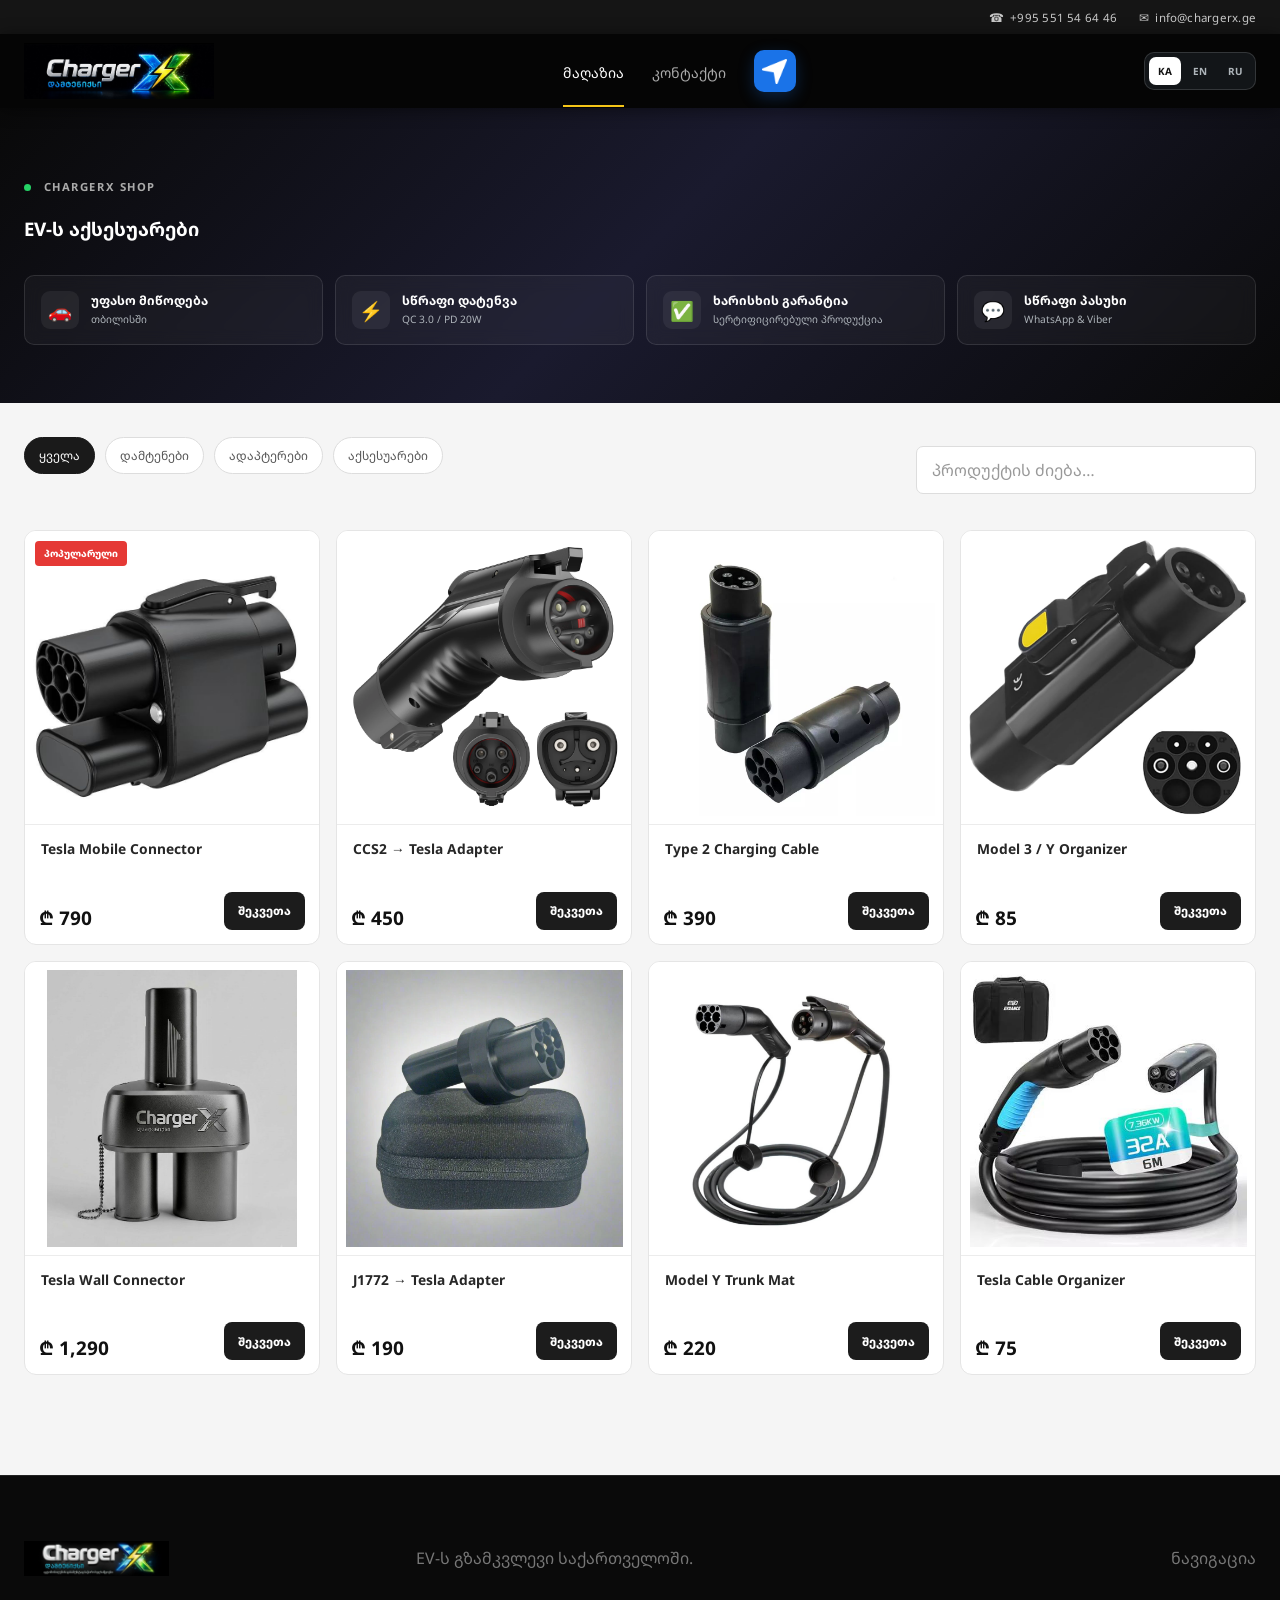
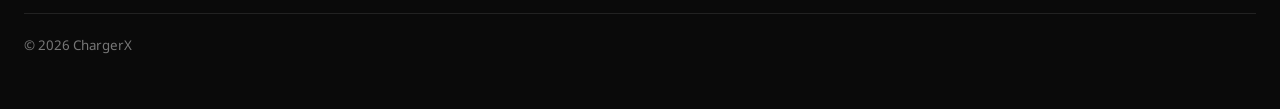
<file: index.html>
<!doctype html>
<html lang="ka">
<head>
  <meta charset="utf-8">
  <meta name="viewport" content="width=device-width,initial-scale=1">
  <meta name="theme-color" content="#0b0d0f">
  <meta name="description" content="Tesla-ს დამტენები, ადაპტერები და აქსესუარები საქართველოში.">
  <title>მაღაზია — ChargerX</title>
  <link rel="icon" type="image/jpeg" href="/fav.jpg">
  <link rel="stylesheet" href="/assets/fonts.css?v=1"><link rel="stylesheet" href="/assets/site.css?v=2">
  <link rel="stylesheet" href="/assets/store.css">
  <link rel="stylesheet" href="/assets/legacy-theme.css?v=18">
  <script defer src="/assets/supabase-config.js"></script><script defer src="/assets/header.js?v=1"></script><script defer src="/assets/site.js?v=7"></script>
  <script defer src="/assets/products.js"></script>
  <script defer src="/assets/storefront.js?v=4"></script>
</head>
<body>
  <div data-site-header></div>
  <main class="shell">
    <section class="page-hero">
      <p class="eyebrow"><i></i> ChargerX shop</p>
      <h3>EV-ს აქსესუარები</h3>

      <!-- FEATURES -->
      <div class="features">
        <div class="feature">
          <div class="feature-icon">🚗</div>
          <div class="feature-text"><strong data-ka="უფასო მიწოდება" data-en="Free Delivery" data-ru="Бесплатная доставка">უფასო მიწოდება</strong><span data-ka="თბილისში" data-en="In Tbilisi" data-ru="В Тбилиси">თბილისში</span></div>
        </div>
        <div class="feature">
          <div class="feature-icon">⚡</div>
          <div class="feature-text"><strong data-ka="სწრაფი დატენვა" data-en="Fast Charging" data-ru="Быстрая зарядка">სწრაფი დატენვა</strong><span data-ka="QC 3.0 / PD 20W" data-en="QC 3.0 / PD 20W" data-ru="QC 3.0 / PD 20W">QC 3.0 / PD 20W</span></div>
        </div>
        <div class="feature">
          <div class="feature-icon">✅</div>
          <div class="feature-text"><strong data-ka="ხარისხის გარანტია" data-en="Quality Guarantee" data-ru="Гарантия качества">ხარისხის გარანტია</strong><span data-ka="სერტიფიცირებული პროდუქცია" data-en="Certified products" data-ru="Сертифицированная продукция">სერტიფიცირებული პროდუქცია</span></div>
        </div>
        <div class="feature">
          <div class="feature-icon">💬</div>
          <div class="feature-text"><strong data-ka="სწრაფი პასუხი" data-en="Quick Response" data-ru="Быстрый ответ">სწრაფი პასუხი</strong><span data-ka="WhatsApp &amp; Viber" data-en="WhatsApp &amp; Viber" data-ru="WhatsApp &amp; Viber">WhatsApp &amp; Viber</span></div>
        </div>
      </div>    </section>
    <div class="shop-toolbar">
      <div class="filters">
        <button class="filter active" data-filter="all">ყველა</button>
        <button class="filter" data-filter="charger">დამტენები</button>
        <button class="filter" data-filter="adapter">ადაპტერები</button>
        <button class="filter" data-filter="accessory">აქსესუარები</button>
      </div>
      <input class="search-input" data-product-search type="search" placeholder="პროდუქტის ძიება…" aria-label="პროდუქტის ძიება">
    </div>
    <section class="product-grid section" data-product-grid style="padding-top:0"></section>
  </main>
  <footer class="site-footer"><div class="shell">
    <a class="brand" href="/"><img class="brand-logo" src="/logo.png" alt="ChargerX"></a>
    <p>EV-ს გზამკვლევი საქართველოში.</p>
    <nav><!-- <a href="/chargers/">დამტენები</a> --><a href="/map/">ნავიგაცია</a><!-- <a href="/contact/">კონტაქტი</a> --></nav>
    <small>© 2026 ChargerX</small>
  </div></footer>
</body>
</html>
</file>
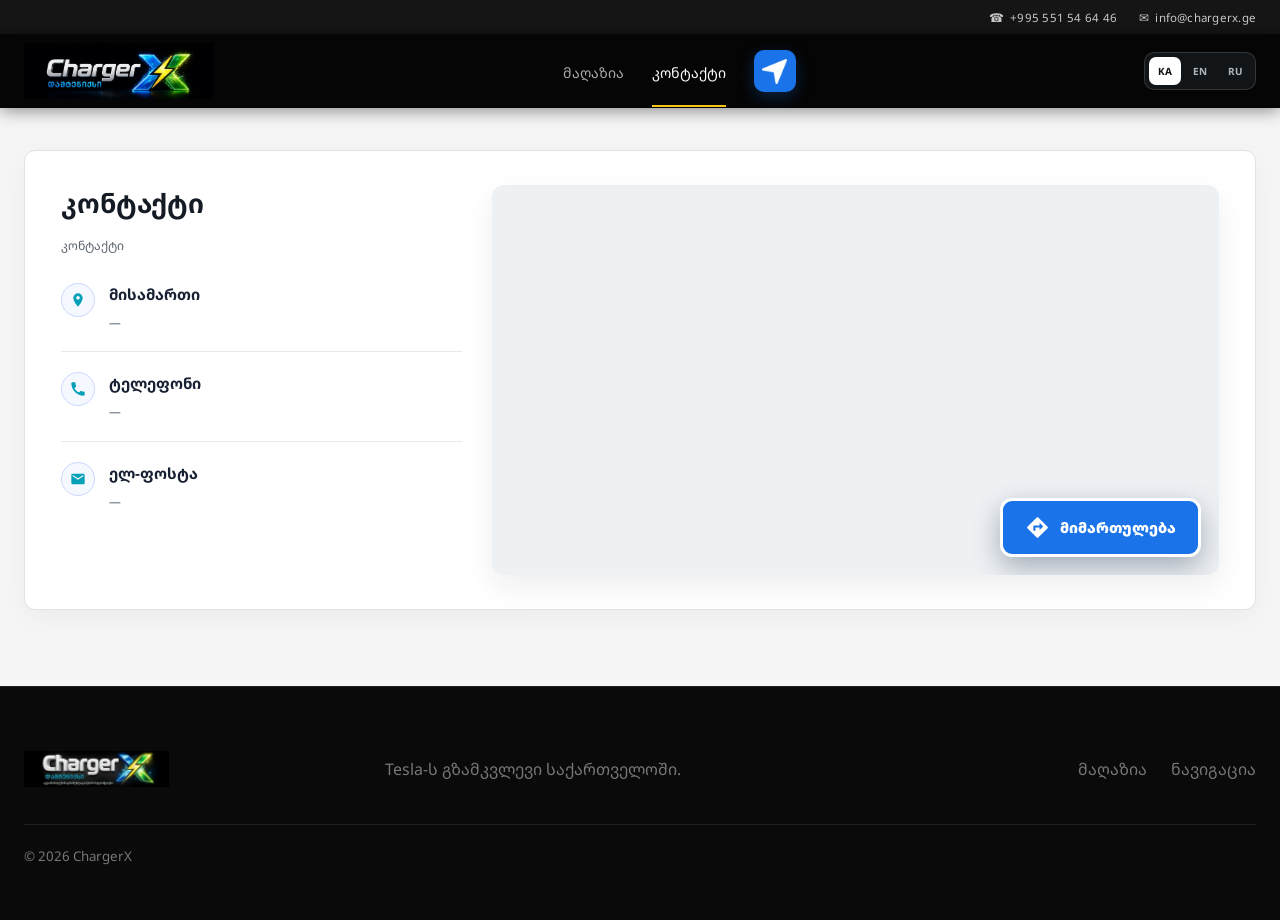
<file: contact/index.html>
<!doctype html><html lang="ka"><head><meta charset="utf-8"><meta name="viewport" content="width=device-width,initial-scale=1"><title>კონტაქტი — ChargerX</title><link rel="icon" type="image/jpeg" href="/fav.jpg">
  <link rel="stylesheet" href="/assets/fonts.css?v=1"><link rel="stylesheet" href="/assets/site.css?v=2">
  <link rel="stylesheet" href="/assets/legacy-theme.css?v=18"><script defer src="/assets/supabase-config.js"></script><script defer src="/assets/header.js?v=1"></script><script defer src="/assets/site.js?v=7"></script><script defer src="/assets/contact.js?v=4"></script></head><body><div data-site-header></div><main class="shell contact-page-main">
  <section class="contact-panel">
    <div class="contact-details">
      <h1 data-ka="კონტაქტი" data-en="Contact" data-ru="Контакты">კონტაქტი</h1>
      <p data-ka="კონტაქტი" data-en="Contact information" data-ru="Контактная информация">კონტაქტი</p>
      <div class="contact-info-list">
        <a class="contact-info-row contact-address-row" data-contact-address-link href="#" target="_blank" rel="noopener">
          <span class="contact-info-icon" aria-hidden="true"><svg viewBox="0 0 24 24"><path d="M12 2a7 7 0 0 0-7 7c0 5.2 7 13 7 13s7-7.8 7-13a7 7 0 0 0-7-7Zm0 9.5A2.5 2.5 0 1 1 12 6a2.5 2.5 0 0 1 0 5.5Z"/></svg></span>
          <span><strong data-ka="მისამართი" data-en="Address" data-ru="Адрес">მისამართი</strong><small data-contact-address>—</small></span>
        </a>
        <a class="contact-info-row" data-contact-phone href="#">
          <span class="contact-info-icon" aria-hidden="true"><svg viewBox="0 0 24 24"><path d="M6.6 10.8a15.7 15.7 0 0 0 6.6 6.6l2.2-2.2c.3-.3.8-.4 1.2-.2 1.3.5 2.7.8 4.1.8.7 0 1.3.6 1.3 1.3v3.6c0 .7-.6 1.3-1.3 1.3C10.4 22 2 13.6 2 3.3 2 2.6 2.6 2 3.3 2H7c.7 0 1.3.6 1.3 1.3 0 1.4.3 2.8.8 4.1.1.4.1.9-.2 1.2l-2.3 2.2Z"/></svg></span>
          <span><strong data-ka="ტელეფონი" data-en="Phone" data-ru="Телефон">ტელეფონი</strong><small data-contact-phone-text>—</small></span>
        </a>
        <a class="contact-info-row" data-contact-email href="#">
          <span class="contact-info-icon" aria-hidden="true"><svg viewBox="0 0 24 24"><path d="M20 4H4a2 2 0 0 0-2 2v12c0 1.1.9 2 2 2h16a2 2 0 0 0 2-2V6c0-1.1-.9-2-2-2Zm0 4-8 5-8-5V6l8 5 8-5v2Z"/></svg></span>
          <span><strong data-ka="ელ-ფოსტა" data-en="Email" data-ru="Эл. почта">ელ-ფოსტა</strong><small data-contact-email-text>—</small></span>
        </a>
      </div>
      <div class="contact-socials" aria-label="სოციალური ქსელები">
        <a class="contact-social contact-social-whatsapp" data-contact-social="whatsapp" href="#" hidden target="_blank" rel="noopener" aria-label="WhatsApp"><span>WhatsApp</span></a>
        <a class="contact-social contact-social-viber" data-contact-social="viber" href="#" hidden aria-label="Viber"><span>Viber</span></a>
        <a class="contact-social contact-social-facebook" data-contact-social="facebook" href="#" hidden target="_blank" rel="noopener" aria-label="Facebook"><span>Facebook</span></a>
        <a class="contact-social contact-social-tiktok" data-contact-social="tiktok" href="#" hidden target="_blank" rel="noopener" aria-label="TikTok"><span>TikTok</span></a>
      </div>
    </div>
    <div class="contact-map-frame" data-contact-map>
      <iframe title="ChargerX-ის მდებარეობა" loading="lazy" allowfullscreen referrerpolicy="no-referrer-when-downgrade"></iframe>
      <a class="contact-directions" data-contact-directions href="#"><svg viewBox="0 0 24 24" aria-hidden="true"><path d="m21.7 11.3-9-9a1 1 0 0 0-1.4 0l-9 9a1 1 0 0 0 0 1.4l9 9a1 1 0 0 0 1.4 0l9-9a1 1 0 0 0 0-1.4ZM14 14.5V12h-4v3H8v-4a1 1 0 0 1 1-1h5V7.5l3.5 3.5L14 14.5Z"/></svg><span data-ka="მიმართულება" data-en="Directions" data-ru="Маршрут">მიმართულება</span></a>
    </div>
  </section>
</main><footer class="site-footer"><div class="shell"><a class="brand" href="/"><img class="brand-logo" src="/logo.png" alt="ChargerX"></a><p>Tesla-ს გზამკვლევი საქართველოში.</p><nav><a href="/">მაღაზია</a><a href="/map/" data-ka="ნავიგაცია" data-en="Navigation" data-ru="Навигация">ნავიგაცია</a></nav><small>© 2026 ChargerX</small></div></footer></body></html>
</file>
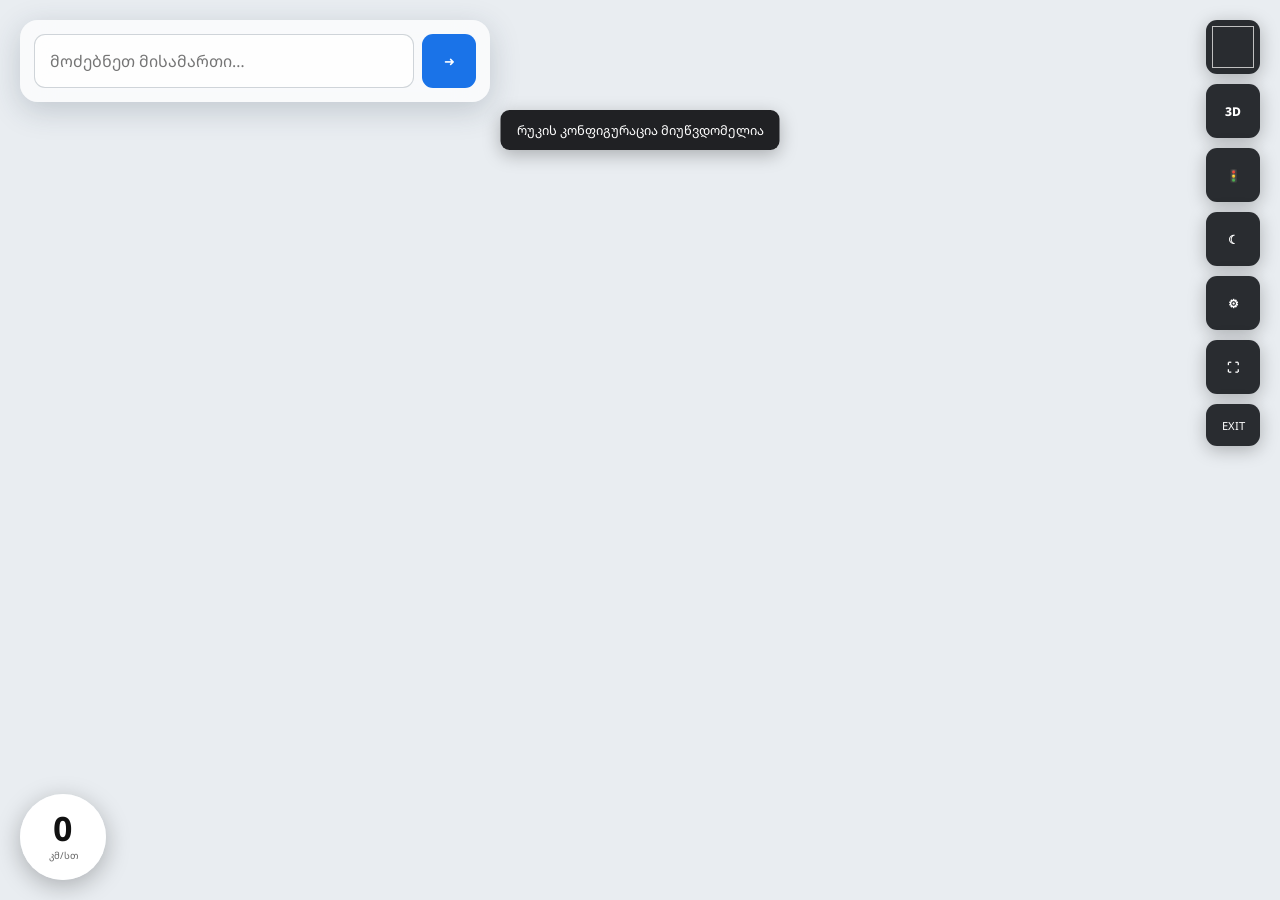
<file: map/index.html>
<!doctype html>
<html lang="ka">
<head>
  <meta charset="utf-8">
  <meta name="viewport" content="width=device-width,initial-scale=1,maximum-scale=1,user-scalable=no">
  <meta name="theme-color" content="#ffffff">
  <meta name="description" content="ChargerX Google Maps ნავიგაცია">
  <title>ნავიგაცია — ChargerX</title>
  <link rel="icon" type="image/jpeg" href="/fav.jpg">
  <link rel="stylesheet" href="/assets/fonts.css?v=1">
  <link rel="stylesheet" href="/map/google-map.css?v=24">
  <script defer src="/assets/supabase-config.js"></script>
  <script defer src="/assets/i18n.js?v=5"></script>
  <script defer src="/map/map-i18n.js?v=3"></script>
  <script defer src="/map/google-map.js?v=43"></script>
</head>
<body>
  <main id="map" aria-label="Google Maps ნავიგაცია"></main>
  <form class="search-panel" id="routeForm">
    <div class="search-row">
      <input id="destination" type="search" autocomplete="off" placeholder="მოძებნეთ მისამართი…" required>
      <button type="submit" aria-label="მარშრუტის აგება">➜</button>
    </div>
  </form>
  <aside class="place-card" id="placeCard" hidden>
    <button class="place-close" id="placeClose" type="button" aria-label="დახურვა">×</button>
    <small>არჩეული ობიექტი</small>
    <strong id="placeName">არჩეული ადგილი</strong>
    <p id="placeAddress">მისამართი</p>
    <button class="place-directions" id="placeDirections" type="button">↗ მიმართულება</button>
  </aside>  <section class="route-summary" id="routeSummary" hidden>
    <h2 id="routeDestination">დანიშნულების ადგილი</h2>
    <div><strong id="routeArrival">—</strong><small>მისვლა</small></div>
    <div><strong id="routeDuration">—</strong><small>დრო</small></div>
    <div><strong id="routeDistance">—</strong><small>მანძილი</small></div>
    <button class="more-routes" id="moreRoutes" type="button">სხვა მარშრუტები</button>
    <div class="route-options" id="routeOptions" hidden></div>
    <button class="start-route" id="startRoute" type="button">START</button>
    <button id="closeRoute" type="button" aria-label="მარშრუტის დახურვა">×</button>
  </section>
  <section class="maneuver" id="maneuver" hidden>
    <span id="maneuverArrow">↑</span>
    <div><strong id="maneuverDistance">—</strong><b id="maneuverText">გააგრძელეთ მარშრუტზე</b><small id="maneuverNext">შემდეგ გააგრძელეთ მარშრუტზე</small></div>
  </section>
  <div class="speed" id="speed"><strong id="speedValue">0</strong><small>კმ/სთ</small></div>
  <div class="heading-badge" id="headingBadge"><span id="headingValue">N</span></div>
  <div class="map-actions">
    <button id="locateButton" type="button" aria-label="ჩემი მდებარეობა"><img id="locateIcon" alt=""></button>
    <button id="mode3dButton" type="button" aria-label="3D რუკა">3D</button>
    <button id="trafficButton" type="button" aria-label="რუკის ფენები" aria-expanded="false">🚦</button>
    <button id="themeButton" type="button" aria-label="ღამის რეჟიმი">☾</button>
    <button id="markerPickerButton" type="button" aria-label="ლოკაციის ნიშნულის არჩევა" aria-expanded="false">⚙</button>
    <button id="fullscreenButton" type="button" aria-label="სრულ ეკრანზე გადასვლა" title="სრული ეკრანი">⛶</button>
    <a href="/" aria-label="გასვლა">EXIT</a>
  </div>
  <aside class="layer-picker" id="layerPicker" aria-label="რუკის ფენები" hidden>
    <strong>რუკის ფენები</strong>
    <label><span>🚦 საცობები</span><input id="trafficToggle" type="checkbox" role="switch"></label>
    <label id="radarToggleLabel"><span>📷 რადარები</span><input id="radarToggle" type="checkbox" role="switch" disabled></label>
  </aside>
  <aside class="marker-picker" id="markerPicker" aria-label="ლოკაციის ნიშნულის არჩევა" hidden>
    <strong>ნიშნული</strong>
    <div class="marker-options">
      <button type="button" data-marker="arrow" title="ისარი">➤</button>
      <button type="button" data-marker="model-s" title="Model S">S</button>
      <button type="button" data-marker="model-x" title="Model X">X</button>
      <button type="button" data-marker="model-y" title="Model Y">Y</button>
      <button type="button" data-marker="model-3" title="Model 3">3</button>
    </div>
    <label class="marker-color">ფერი <input id="markerColor" type="color" value="#e82127" aria-label="ნიშნულის ფერი"></label>
    <label class="auto-dark-setting"><span>Auto dark mode</span><input id="autoDarkMode" type="checkbox" role="switch"></label>
  </aside>
  <div class="map-message" id="mapMessage" hidden></div>
</body>
</html>
</file>
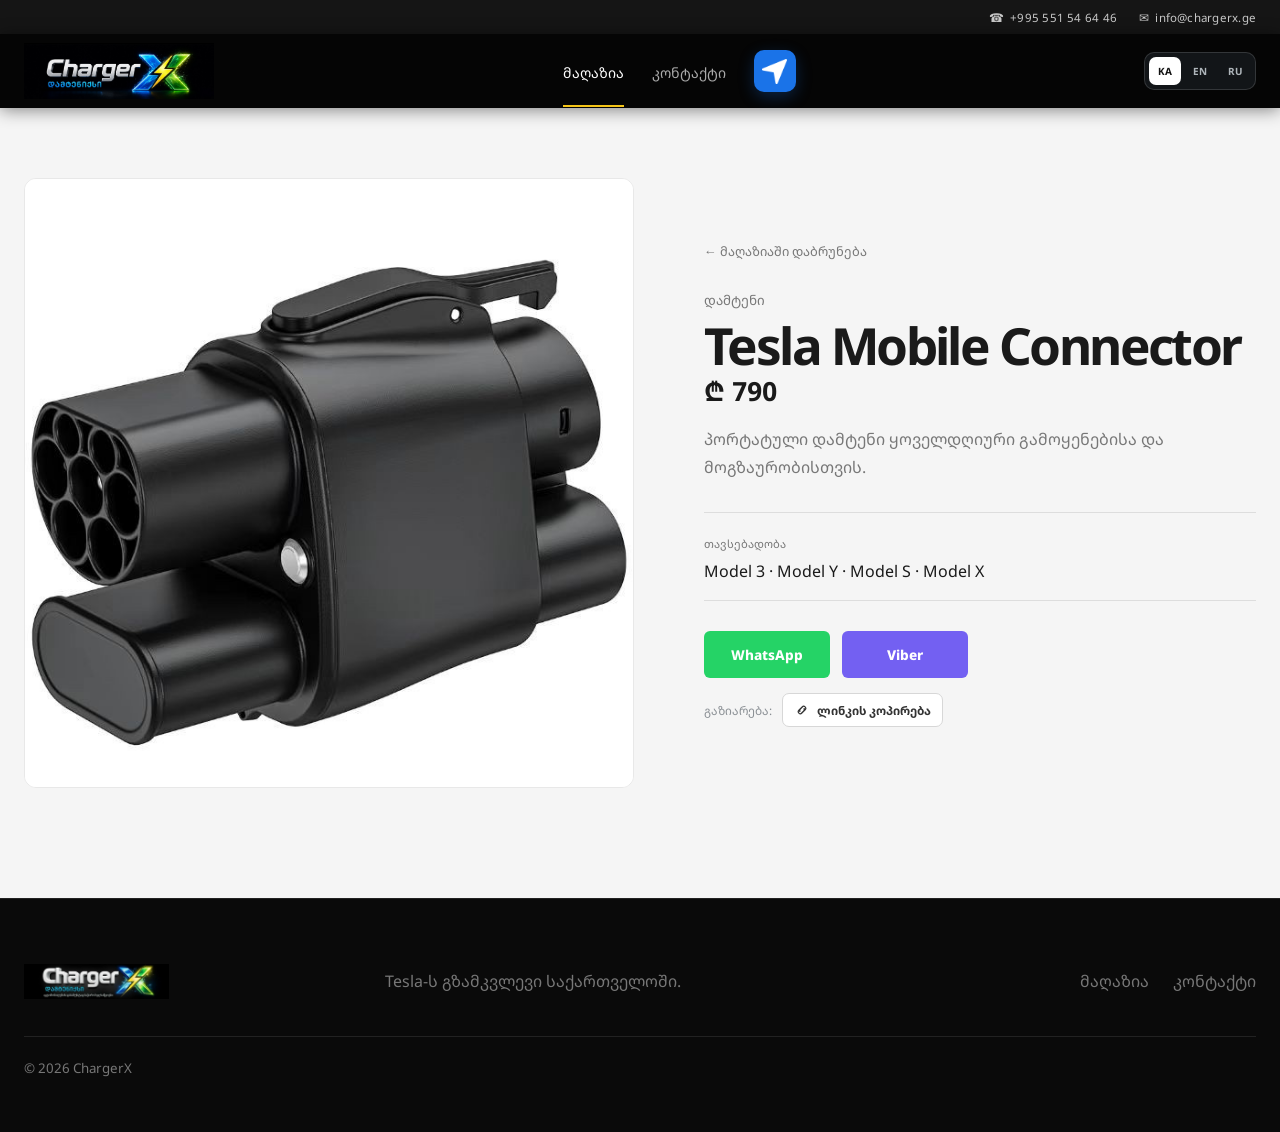
<file: product/index.html>
<!doctype html><html lang="ka"><head><meta charset="utf-8"><meta name="viewport" content="width=device-width,initial-scale=1"><title>პროდუქტი — ChargerX</title><link rel="icon" type="image/jpeg" href="/fav.jpg"><link rel="stylesheet" href="/assets/fonts.css?v=1"><link rel="stylesheet" href="/assets/site.css?v=2">
  <link rel="stylesheet" href="/assets/store.css">
  <link rel="stylesheet" href="/assets/legacy-theme.css?v=18"><script defer src="/assets/supabase-config.js"></script><script defer src="/assets/header.js?v=1"></script><script defer src="/assets/site.js?v=7"></script><script defer src="/assets/products.js"></script><script defer src="/assets/storefront.js?v=4"></script></head><body><div data-site-header></div><main class="shell"><section class="product-detail" data-product-detail></section></main><footer class="site-footer"><div class="shell"><a class="brand" href="/"><img class="brand-logo" src="/logo.png" alt="ChargerX"></a><p>Tesla-ს გზამკვლევი საქართველოში.</p><nav><a href="/">მაღაზია</a><a href="/contact/">კონტაქტი</a></nav><small>© 2026 ChargerX</small></div></footer></body></html>
</file>
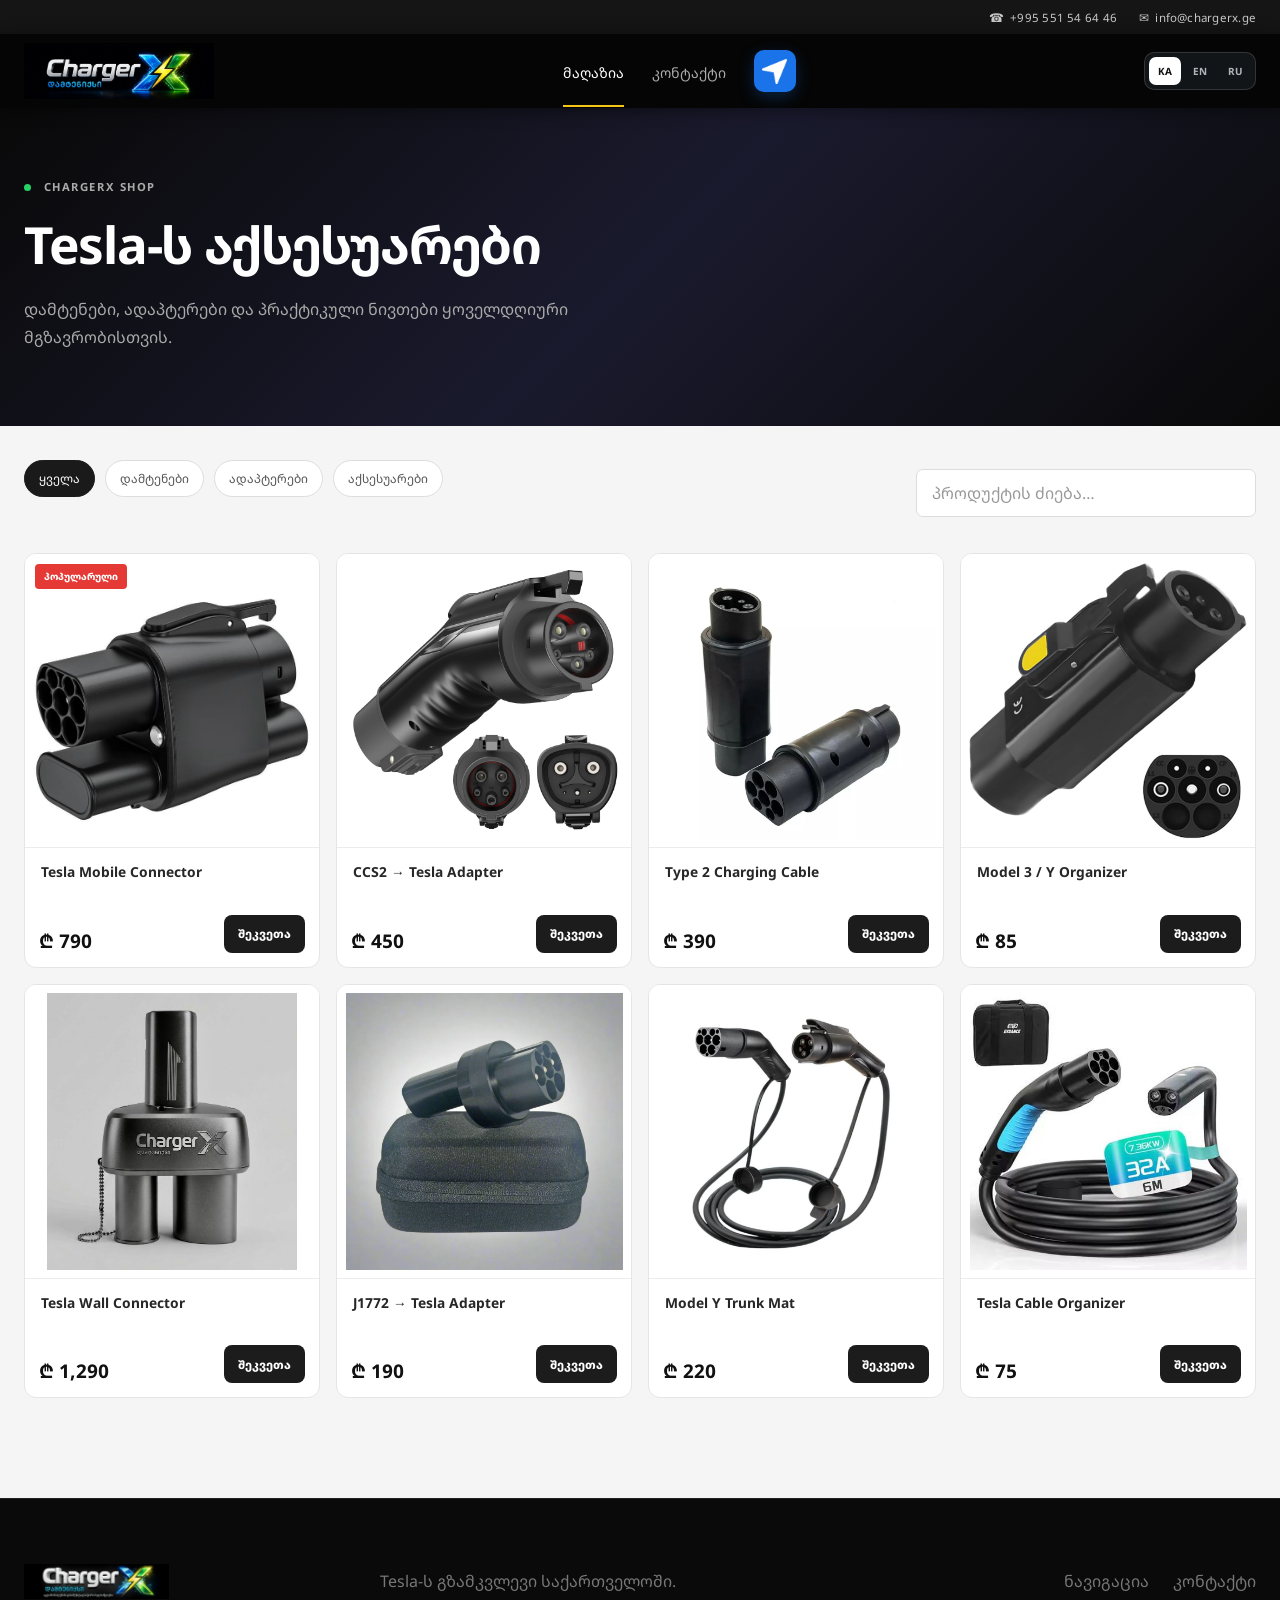
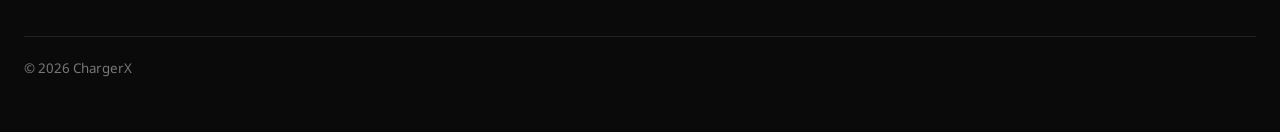
<file: shop/index.html>
<!doctype html><html lang="ka"><head><meta charset="utf-8"><meta name="viewport" content="width=device-width,initial-scale=1"><meta name="description" content="Tesla-ს დამტენები, ადაპტერები და აქსესუარები საქართველოში."><title>მაღაზია — ChargerX</title><link rel="icon" type="image/jpeg" href="/fav.jpg"><link rel="stylesheet" href="/assets/fonts.css?v=1"><link rel="stylesheet" href="/assets/site.css?v=2">
  <link rel="stylesheet" href="/assets/store.css">
  <link rel="stylesheet" href="/assets/legacy-theme.css?v=18">
  <script defer src="/assets/supabase-config.js">

  </script><script defer src="/assets/header.js?v=1"></script><script defer src="/assets/site.js?v=7"></script>

  <script defer src="/assets/products.js"></script>
  <script defer src="/assets/storefront.js?v=4">



  </script>


</head><body>
<div data-site-header></div><main class="shell"><section class="page-hero"><p class="eyebrow"><i></i> ChargerX shop</p><h1>Tesla-ს აქსესუარები</h1><p>დამტენები, ადაპტერები და პრაქტიკული ნივთები ყოველდღიური მგზავრობისთვის.</p></section><div class="shop-toolbar"><div class="filters"><button class="filter active" data-filter="all">ყველა</button><button class="filter" data-filter="charger">დამტენები</button><button class="filter" data-filter="adapter">ადაპტერები</button><button class="filter" data-filter="accessory">აქსესუარები</button></div><input class="search-input" data-product-search type="search" placeholder="პროდუქტის ძიება…" aria-label="პროდუქტის ძიება"></div><section class="product-grid section" data-product-grid style="padding-top:0"></section></main><footer class="site-footer"><div class="shell"><a class="brand" href="/"><img class="brand-logo" src="/logo.png" alt="ChargerX"></a><p>Tesla-ს გზამკვლევი საქართველოში.</p><nav><a href="/map/" data-ka="ნავიგაცია" data-en="Navigation" data-ru="Навигация">ნავიგაცია</a><a href="/contact/">კონტაქტი</a></nav><small>© 2026 ChargerX</small></div></footer></body></html>
</file>
<file: assets/fonts.css>
@font-face{font-family:'ChargerX Georgian';src:url('/assets/fonts/NotoSansGeorgian-Variable.ttf') format('truetype');font-style:normal;font-weight:100 900;font-display:swap}
html,body,button,input,select,textarea{font-family:'ChargerX Georgian','Noto Sans Georgian','Segoe UI',Arial,sans-serif!important}
</file>
<file: assets/site.css>
/* Local Georgian font (recommended for in-car browsers like Tesla that may block third-party fonts).
   Download Noto Sans Georgian WOFF2/WOFF files and place them into /assets/fonts/ with these names:
     - NotoSansGeorgian-Regular.woff2
     - NotoSansGeorgian-Medium.woff2
     - NotoSansGeorgian-SemiBold.woff2
     - NotoSansGeorgian-Bold.woff2
     - NotoSansGeorgian-ExtraBold.woff2
   If you cannot self-host, remove this block and restore the Google Fonts import at the top.
*/
@font-face{font-family:'Noto Sans Georgian Local';src:url('/assets/fonts/NotoSansGeorgian-Regular.woff2') format('woff2'),url('/assets/fonts/NotoSansGeorgian-Regular.woff') format('woff');font-weight:400;font-style:normal;font-display:swap;unicode-range:U+10A0-10FF,U+2D00-2D2F}
@font-face{font-family:'Noto Sans Georgian Local';src:url('/assets/fonts/NotoSansGeorgian-Medium.woff2') format('woff2'),url('/assets/fonts/NotoSansGeorgian-Medium.woff') format('woff');font-weight:500;font-style:normal;font-display:swap;unicode-range:U+10A0-10FF,U+2D00-2D2F}
@font-face{font-family:'Noto Sans Georgian Local';src:url('/assets/fonts/NotoSansGeorgian-SemiBold.woff2') format('woff2'),url('/assets/fonts/NotoSansGeorgian-SemiBold.woff') format('woff');font-weight:600;font-style:normal;font-display:swap;unicode-range:U+10A0-10FF,U+2D00-2D2F}
@font-face{font-family:'Noto Sans Georgian Local';src:url('/assets/fonts/NotoSansGeorgian-Bold.woff2') format('woff2'),url('/assets/fonts/NotoSansGeorgian-Bold.woff') format('woff');font-weight:700;font-style:normal;font-display:swap;unicode-range:U+10A0-10FF,U+2D00-2D2F}
@font-face{font-family:'Noto Sans Georgian Local';src:url('/assets/fonts/NotoSansGeorgian-ExtraBold.woff2') format('woff2'),url('/assets/fonts/NotoSansGeorgian-ExtraBold.woff') format('woff');font-weight:800;font-style:normal;font-display:swap;unicode-range:U+10A0-10FF,U+2D00-2D2F}

/* Fallback: keep Google Fonts import as a fallback for environments that allow it */
@import url('https://fonts.googleapis.com/css2?family=Noto+Sans+Georgian:wght@400;500;600;700;800&display=swap');
:root{--ink:#f7f7f4;--muted:#9da2a6;--line:#25292d;--panel:#121518;--accent:#e82127;--paper:#0b0d0f;--max:1240px}*{box-sizing:border-box}body{margin:0;background:var(--paper);color:var(--ink);font-family:'Noto Sans Georgian Local','Noto Sans Georgian',system-ui,-apple-system,BlinkMacSystemFont,'Segoe UI',Roboto,'Helvetica Neue',Arial,sans-serif}a{color:inherit;text-decoration:none}img{max-width:100%;display:block}.shell{width:min(var(--max),calc(100% - 48px));margin:auto}.site-header{height:78px;padding:0 max(24px,calc((100% - var(--max))/2));display:flex;align-items:center;gap:34px;border-bottom:1px solid var(--line);position:sticky;top:0;background:#0b0d0fe8;backdrop-filter:blur(18px);z-index:20}.brand{display:flex;align-items:center;gap:10px;font-weight:800;letter-spacing:.05em}.brand img{width:29px;height:29px;object-fit:contain}.brand b{color:var(--accent)}.main-nav{display:flex;gap:28px;margin:auto}.main-nav a{font-size:.88rem;color:var(--muted);padding:28px 0 24px;border-bottom:2px solid transparent}.main-nav a:hover,.main-nav a.active{color:#fff;border-color:var(--accent)}.header-cta,.button{display:inline-flex;align-items:center;justify-content:center;font-weight:700;border-radius:6px}.header-cta{background:#fff;color:#111;padding:11px 16px;font-size:.8rem}.menu-button{display:none;background:none;border:1px solid var(--line);color:#fff;padding:8px 12px;border-radius:5px}.hero{min-height:650px;display:grid;grid-template-columns:1fr 1fr;gap:70px;align-items:center;padding-block:80px}.eyebrow{color:#b8bdc0;text-transform:uppercase;font-size:.7rem;letter-spacing:.14em;font-weight:700}.eyebrow i{display:inline-block;width:7px;height:7px;background:var(--accent);border-radius:50%;margin-right:8px}.hero h1{font-size:clamp(3rem,6.3vw,6rem);line-height:.98;letter-spacing:-.065em;margin:20px 0 24px}.hero h1 em{font-style:normal;color:var(--accent)}.lead{font-size:1.05rem;line-height:1.8;color:var(--muted);max-width:560px}.actions{display:flex;gap:12px;margin:32px 0 46px}.button{padding:14px 24px;font-size:.85rem}.primary{background:var(--accent)}.secondary{border:1px solid #3a3e42}.hero-meta{display:flex;gap:34px}.hero-meta span{color:var(--muted);font-size:.72rem}.hero-meta b{display:block;color:#fff;font-size:1.1rem}.map-preview{height:500px;border:1px solid var(--line);border-radius:16px;position:relative;overflow:hidden;background:#151b1c}.map-grid{position:absolute;inset:0;background:linear-gradient(32deg,transparent 47%,#283031 48% 50%,transparent 51%),linear-gradient(120deg,transparent 47%,#22292a 48% 50%,transparent 51%);background-size:110px 120px}.map-preview:after{content:"";position:absolute;inset:0;background:radial-gradient(circle,transparent,#0d1011 82%)}.pin{position:absolute;z-index:2;width:38px;height:38px;border-radius:50% 50% 50% 8px;transform:rotate(-45deg);display:grid;place-items:center;background:var(--accent);box-shadow:0 8px 24px #000}.p1{left:24%;top:30%}.p2{right:20%;top:18%}.p3{right:29%;bottom:29%}.map-card{position:absolute;z-index:3;left:22px;right:22px;bottom:22px;background:#0f1214eb;border:1px solid #313639;border-radius:10px;padding:18px 20px;display:grid;grid-template-columns:1fr auto;gap:6px}.map-card small{color:var(--muted)}.map-card strong{grid-row:1/3;grid-column:2;font-size:1.5rem}.map-card span{font-size:.75rem;color:#e06c6f}.quick-links{display:grid;grid-template-columns:repeat(3,1fr);border:1px solid var(--line);border-radius:10px}.quick-links>a{padding:25px 28px;display:flex;align-items:center;gap:16px;border-right:1px solid var(--line)}.quick-links>a:last-child{border:0}.quick-links>a>b{margin-left:auto;color:var(--muted)}.icon{width:40px;height:40px;display:grid;place-items:center;border-radius:50%;background:#1b1f22;color:var(--accent)}.quick-links small,.quick-links strong{display:block}.quick-links small{font-size:.67rem;color:var(--muted)}.quick-links strong{font-size:.9rem}.section{padding-block:100px}.section-heading{display:flex;align-items:end;justify-content:space-between;margin-bottom:30px}.section-heading h2,.page-hero h1{font-size:clamp(2rem,4vw,3.4rem);margin:10px 0 0;letter-spacing:-.04em}.section-heading>a{color:var(--muted);font-size:.8rem}.product-grid{display:grid;grid-template-columns:repeat(4,1fr);gap:16px}.product-image{aspect-ratio:1;background:#16191c;border-radius:8px;overflow:hidden;position:relative;margin-bottom:16px}.product-image img{width:100%;height:100%;object-fit:cover;transition:.35s}.product-card:hover img{transform:scale(1.035)}.product-image span{position:absolute;top:12px;left:12px;background:var(--accent);padding:5px 8px;border-radius:3px;font-size:.6rem}.product-card>small{color:var(--muted);font-size:.68rem}.product-card h3{font-size:.9rem;margin:6px 0}.product-card p{margin:0;font-weight:800}.page-hero{padding-block:80px 48px}.page-hero p{color:var(--muted);max-width:620px;line-height:1.8}.filters{display:flex;gap:10px;flex-wrap:wrap;margin-bottom:28px}.filter{border:1px solid var(--line);background:transparent;color:var(--muted);padding:9px 14px;border-radius:99px;cursor:pointer;font:inherit;font-size:.75rem}.filter.active{background:#fff;color:#111}.contact-grid{display:grid;grid-template-columns:1fr 1fr;gap:18px;padding-bottom:100px}.contact-card{padding:34px;background:var(--panel);border:1px solid var(--line);border-radius:10px}.contact-card small{color:var(--muted)}.empty-state{padding:80px 24px;text-align:center;border:1px dashed var(--line);border-radius:10px;color:var(--muted)}.site-footer{border-top:1px solid var(--line);padding:55px 0;color:var(--muted)}.site-footer .shell{display:grid;grid-template-columns:1fr 2fr auto;align-items:center;gap:28px}.site-footer nav{display:flex;gap:24px}.site-footer small{grid-column:1/-1;border-top:1px solid var(--line);padding-top:22px}
@media(max-width:850px){.site-header{height:66px}.header-cta{display:none}.menu-button{display:block;margin-left:auto}.main-nav{display:none;position:absolute;top:66px;left:0;right:0;background:#101315;padding:15px 24px;flex-direction:column;gap:0}.main-nav.open{display:flex}.main-nav a{padding:13px 0}.hero{grid-template-columns:1fr;padding-block:55px;gap:35px}.map-preview{height:370px}.quick-links,.product-grid{grid-template-columns:repeat(2,1fr)}.site-footer .shell{grid-template-columns:1fr}.site-footer small{grid-column:auto}.contact-grid{grid-template-columns:1fr}}@media(max-width:540px){.shell{width:calc(100% - 30px)}.hero h1{font-size:3.2rem}.map-preview{height:320px}.quick-links,.product-grid{grid-template-columns:1fr}.quick-links>a{border-right:0;border-bottom:1px solid var(--line)}.section{padding-block:70px}.site-footer nav{flex-wrap:wrap}}

.brand img.brand-logo{width:145px;height:auto;max-height:46px;object-fit:contain}
</file>
<file: assets/store.css>
.shop-toolbar{display:flex;gap:18px;align-items:center;justify-content:space-between;margin-bottom:28px}.search-input{width:min(100%,340px);background:#121518;border:1px solid #25292d;color:#fff;border-radius:6px;padding:12px 15px;font:inherit}.cart-link{position:relative}.cart-link span{display:inline-grid;place-items:center;min-width:19px;height:19px;padding:0 5px;background:#e82127;color:#fff;border-radius:10px;font-size:.65rem}.product-detail{display:grid;grid-template-columns:1.05fr .95fr;gap:70px;padding-block:70px 110px}.detail-image{background:#15181b;border-radius:12px;overflow:hidden;aspect-ratio:1}.detail-image img{width:100%;height:100%;object-fit:cover}.detail-copy{align-self:center}.detail-copy>small{display:block;color:#9da2a6;margin:30px 0 10px}.detail-copy h1{font-size:clamp(2.2rem,4vw,4rem);line-height:1.05;margin:0;letter-spacing:-.05em}.back-link{color:#9da2a6;font-size:.8rem}.detail-price{font-size:1.8rem;font-weight:800}.detail-description{color:#9da2a6;line-height:1.8}.compatibility{border-block:1px solid #25292d;padding:18px 0;margin:30px 0}.compatibility span{font-size:.7rem;color:#9da2a6}.compatibility p{margin:7px 0 0}.detail-actions{display:flex;gap:10px}.detail-actions button{border:0;font-family:inherit;color:#fff;cursor:pointer}.cart-layout{display:grid;grid-template-columns:1fr 340px;gap:28px;padding-bottom:100px}.cart-line{display:grid;grid-template-columns:100px 1fr auto;gap:18px;align-items:center;padding:16px 0;border-bottom:1px solid #25292d}.cart-line img{width:100px;height:100px;object-fit:cover;border-radius:6px}.cart-line small{color:#9da2a6}.cart-line h3,.cart-line p{margin:5px 0}.cart-line button{border:0;background:none;color:#e06c6f;cursor:pointer}.cart-summary{background:#121518;border:1px solid #25292d;border-radius:10px;padding:26px;height:max-content;position:sticky;top:100px}.cart-summary small,.cart-summary strong{display:block}.cart-summary small{color:#9da2a6}.cart-summary strong{font-size:2rem;margin:8px 0 25px}.cart-summary .button{width:100%}.cart-summary p{font-size:.72rem;color:#9da2a6;line-height:1.6}.empty-state h2{color:#fff}.empty-state .button{margin-top:15px;color:#fff}@media(max-width:800px){.product-detail,.cart-layout{grid-template-columns:1fr;gap:30px}.product-detail{padding-top:35px}.detail-image{max-height:520px}.shop-toolbar{align-items:stretch;flex-direction:column}.search-input{width:100%}.cart-summary{position:static}}
</file>
<file: assets/legacy-theme.css>
/* Original ChargerX look over the current page structure. */
:root{--ink:#1a1a1a;--muted:#777;--line:#e3e3e3;--panel:#fff;--accent:#f5c518;--paper:#f5f5f5}
html,body{max-width:100%;overflow-x:clip}
body{background:#f5f5f5;color:#1a1a1a;font-family:'FiraGO','Noto Sans Georgian Local','Noto Sans Georgian','Segoe UI',sans-serif}
.site-header{height:74px;border-bottom:0;background:#050505;box-shadow:0 2px 16px #0007}.brand{color:#fff;font-size:1.05rem;letter-spacing:-.02em}.brand img{width:45px;height:45px}.brand b{color:#f5c518}
.main-nav a{color:#aaa;padding:27px 0 23px}.main-nav a:hover,.main-nav a.active{color:#fff;border-color:#f5c518}.header-cta{background:#25d366;color:#fff;border-radius:7px}.menu-button{border-color:#444;color:#fff}
.page-hero{margin-inline:calc(50% - 50vw);max-width:100vw;overflow:hidden;padding:58px max(24px,calc((100vw - var(--max))/2));background:linear-gradient(135deg,#090909 0%,#1a1a2e 50%,#090909 100%);color:#fff}.page-hero h1{font-size:clamp(2rem,4vw,3.4rem);letter-spacing:-.025em}.page-hero p{color:#aaa}.eyebrow{color:#25d366}.eyebrow i{background:#25d366}
.section-heading h2{letter-spacing:-.025em}.section-heading>a{color:#666}.filter{background:#fff;border-color:#ddd;color:#555}.filter:hover{border-color:#1a1a1a;color:#1a1a1a}.filter.active{background:#1a1a1a;border-color:#1a1a1a;color:#fff}
.contact-card,.quick-links{background:#fff;border-color:#e3e3e3}.icon{background:#f2f2f2;color:#111}.quick-links>a{border-color:#e3e3e3}.site-footer{background:#0a0a0a;border-color:#222;color:#777}.site-footer .brand{color:#fff}.site-footer small{border-color:#222}.button.primary{background:#1a1a1a;color:#fff}.button.secondary{border-color:#ccc;color:#1a1a1a}
.shop-toolbar{margin-top:34px}.search-input{background:#fff;border-color:#ddd;color:#1a1a1a;border-radius:7px}.search-input::placeholder{color:#999}.search-input:focus{border-color:#1a1a1a;outline:none}.product-card{padding-bottom:16px;background:#fff;border:1px solid #e8e8e8;border-radius:12px;overflow:hidden;transition:box-shadow .2s,transform .2s}.product-card:hover{box-shadow:0 8px 32px #0000001f;transform:translateY(-3px)}
.product-image{margin:0 0 14px;background:#f9f9f9;border-radius:0;border-bottom:1px solid #f0f0f0}.product-image img{object-fit:contain;padding:18px}.product-card>small,.product-card h3,.product-card p{margin-left:16px;margin-right:16px}.product-card>small{color:#888}.product-card h3{color:#1a1a1a;font-size:.92rem;line-height:1.4}.product-card p{color:#1a1a1a;font-size:1.16rem}.product-image span{background:#f5c518;color:#000;font-weight:800}
.detail-image{background:#fff;border:1px solid #e8e8e8}.detail-image img{object-fit:contain}.detail-copy>small,.back-link,.detail-description,.compatibility span{color:#777}.compatibility{border-color:#ddd}.cart-summary{background:#fff;border-color:#ddd}.cart-summary small,.cart-summary p{color:#777}.cart-line{border-color:#ddd}.empty-state{background:#fff;border-color:#ddd}.empty-state h2{color:#1a1a1a}
@media(max-width:850px){.main-nav{background:#0a0a0a;box-shadow:0 10px 24px #0006}.main-nav a{padding:13px 0}.page-hero{padding-block:44px}.brand img{width:38px;height:38px}}

.site-topbar{min-height:34px;display:flex;align-items:center;justify-content:flex-end;gap:22px;padding:7px max(24px,calc((100% - var(--max))/2));background:#151515;color:#c9c9c9;font-size:.72rem;letter-spacing:.02em}
.site-topbar a{display:inline-flex;align-items:center;gap:6px;color:inherit;text-decoration:none;white-space:nowrap}
.site-topbar a:hover{color:#fff}
.site-header,.shell,.site-footer,.page-hero,.product-grid,.product-card{min-width:0}
@media(max-width:850px){.site-topbar{justify-content:center;gap:16px;padding:7px 12px;font-size:.67rem}.site-header{gap:9px}.header-cta{display:inline-flex!important;margin-left:auto;padding:9px 11px;font-size:.68rem;white-space:nowrap}.site-header .language-switcher{margin-left:0}.menu-button{margin-left:0}}
@media(max-width:560px){.brand span{display:none}.header-cta{font-size:0}.header-cta::after{content:'NAV';font-size:.68rem}}
@media(max-width:380px){.site-topbar{gap:10px;font-size:.61rem}}
.brand img.brand-logo{width:145px;height:auto;max-height:46px;object-fit:contain}@media(max-width:850px){.brand img.brand-logo{width:125px;height:auto}}

.brand img.brand-logo[src="/log.jpeg"]{width:190px;max-height:57px}
@media(max-width:850px){.brand img.brand-logo[src="/log.jpeg"]{width:200px;max-height:72px}}
.main-nav .btn-sm{display:inline-flex;align-items:center;gap:7px;padding:10px 14px;border:0;border-radius:8px;color:#fff;font-weight:700;line-height:1;white-space:nowrap}
.main-nav .btn-sm:hover{color:#fff;border-color:transparent;filter:brightness(1.08)}
.main-nav .btn-wa{background:#25d366;color:#fff}
.main-nav .btn-vib{background:#7360f2;color:#fff}
@media(max-width:850px){
  .site-header{height:auto;min-height:108px;flex-wrap:wrap;align-content:center;padding-top:8px;padding-bottom:8px}
  .site-header .brand{order:1}
  .site-header .language-switcher{order:2}
  .menu-button{display:none!important}
  .site-header .main-nav{position:static;order:4;display:flex;width:100%;margin:0;padding:0;background:transparent;box-shadow:none;flex-direction:row;align-items:center;justify-content:flex-start;gap:18px;overflow-x:auto;scrollbar-width:none}
  .site-header .main-nav::-webkit-scrollbar{display:none}
  .site-header .main-nav a{flex:0 0 auto;padding:8px 0;font-size:.73rem}
  .site-header .main-nav .btn-sm{padding:8px 11px}
}
.features{display:grid;grid-template-columns:repeat(4,minmax(0,1fr));gap:12px;margin-top:34px}
.feature{display:flex;align-items:center;gap:12px;min-width:0;padding:15px 16px;border:1px solid #ffffff1c;border-radius:10px;background:#ffffff0a;backdrop-filter:blur(8px)}
.feature-icon{display:grid;place-items:center;flex:0 0 38px;width:38px;height:38px;border-radius:9px;background:#ffffff10;font-size:1.2rem}
.feature-text{min-width:0}.feature-text strong,.feature-text span{display:block}.feature-text strong{color:#fff;font-size:.78rem;line-height:1.35}.feature-text span{margin-top:3px;color:#aeb4ba;font-size:.64rem;line-height:1.35}
@media(max-width:850px){.features{grid-template-columns:repeat(2,minmax(0,1fr));margin-top:26px}.feature{padding:13px}}
@media(max-width:460px){.features{gap:8px}.feature{padding:10px 8px;gap:8px}.feature-icon{flex-basis:34px;width:34px;height:34px}}
@media(max-width:540px){
  .product-grid{grid-template-columns:repeat(2,minmax(0,1fr));gap:10px}
  .product-card{min-width:0}
  .product-card>small,.product-card h3,.product-card p{margin-left:10px;margin-right:10px}
  .product-card h3{font-size:.78rem}
  .product-card p{font-size:1rem}
  .product-image img{padding:10px}
}
/* Store product card */
.product-card{display:flex;flex-direction:column;padding-bottom:14px;background:#fff;border:1px solid #e5e5e5;border-radius:12px;color:#171717;overflow:hidden}
.product-card-link{display:block;color:inherit}.product-card .product-image{aspect-ratio:1/1;margin:0 0 14px;border-bottom:1px solid #ececec;background:#fff}.product-card .product-image img{width:100%;height:100%;padding:8px;object-fit:contain}.product-card .product-image span{top:10px;left:10px;background:#e53935;color:#fff;border-radius:4px;padding:6px 9px}
.product-card h3{min-height:2.8em;margin:0 16px 14px;color:#272727;font-size:.86rem;line-height:1.4}
.product-card-footer{display:flex;align-items:flex-end;justify-content:space-between;gap:8px;margin-top:auto;padding:0 14px}.product-prices{display:grid;min-width:0}.product-prices del{color:#a7a7a7;font-size:.68rem}.product-prices strong{color:#111;font-size:1.18rem;line-height:1.15;white-space:nowrap}.product-order{display:inline-flex;align-items:center;justify-content:center;min-height:38px;padding:9px 14px;border-radius:8px;background:#1c1c1c;color:#fff;font-size:.72rem;font-weight:800;white-space:nowrap}.product-order:hover{background:#e82127;color:#fff}
.detail-price{display:flex;align-items:baseline;gap:12px}.detail-price del{color:#999;font-size:1rem}.detail-price strong{color:#1a1a1a;font-size:1.65rem}
@media(max-width:540px){.product-card h3{margin:0 10px 10px;font-size:.73rem}.product-card-footer{align-items:stretch;flex-direction:column;padding:0 10px}.product-prices strong{font-size:1rem}.product-order{width:100%;min-height:34px;padding:7px 8px;font-size:.66rem}}
.main-nav a.nav-map-link{display:inline-grid;place-items:center;align-self:center;width:42px;height:42px;padding:0;border:0;border-radius:10px;background:#1a73e8;color:#fff;box-shadow:0 5px 16px #1a73e844}
.main-nav a.nav-map-link:hover,.main-nav a.nav-map-link.active{background:#2b82f0;color:#fff;border-color:transparent;transform:translateY(-1px)}
.main-nav a.nav-map-link img{width:25px;height:25px;object-fit:contain}
@media(max-width:850px){.site-header .main-nav a.nav-map-link{width:38px;height:38px;padding:0}.main-nav a.nav-map-link img{width:22px;height:22px}}
.main-nav a.btn-sm{width:42px;height:42px;padding:0;justify-content:center;border-radius:10px}
.main-nav .btn-sm svg{width:22px;height:22px;fill:#fff;color:#fff}
.main-nav .btn-sm-text{display:none}
@media(max-width:850px){.site-header .main-nav a.btn-sm{width:38px;height:38px;padding:0}.main-nav .btn-sm svg{width:20px;height:20px}}
.main-nav{align-items:center;flex-wrap:nowrap}
.main-nav>a{display:inline-flex;align-items:center;justify-content:center;min-height:42px}
.main-nav a.nav-map-link img{filter:brightness(0) invert(1)}
@media(max-width:850px){.site-header .main-nav{align-items:center;justify-content:center;flex-wrap:nowrap}.site-header .main-nav>a{height:38px;min-height:38px;display:inline-flex;align-items:center;justify-content:center}}
.social-rail{position:fixed;z-index:30;right:18px;top:50%;transform:translateY(-50%);display:grid;gap:10px}
.social-rail a{display:grid;place-items:center;width:46px;height:46px;border:3px solid #fff;border-radius:50%;color:#fff;box-shadow:0 7px 20px #0004;transition:transform .18s,filter .18s}
.social-rail a:hover{transform:scale(1.08);filter:brightness(1.08)}.social-rail svg{width:23px;height:23px;fill:currentColor}.social-facebook{background:#1877f2}.social-whatsapp{background:#25d366}.social-viber{background:#7360f2}.social-tiktok{background:#090909}
@media(max-width:850px){.social-rail{right:8px;gap:7px}.social-rail a{width:40px;height:40px;border-width:2px}.social-rail svg{width:20px;height:20px}}
.detail-contact-actions{display:flex;flex-wrap:wrap;gap:12px}.detail-contact-actions .button{display:inline-flex;align-items:center;justify-content:center;min-width:126px;color:#fff;border:0;font-weight:800}.detail-contact-actions .detail-whatsapp{background:#25d366}.detail-contact-actions .detail-viber{background:#7360f2}.detail-contact-actions .button:hover{color:#fff;filter:brightness(1.08);transform:translateY(-1px)}
@media(max-width:460px){.detail-contact-actions .button{flex:1;min-width:0}}

.detail-share{display:flex;align-items:center;gap:10px;margin-top:15px;color:#8a8f94;font-size:.74rem}.detail-share button{display:inline-flex;align-items:center;gap:7px;padding:8px 11px;border:1px solid #d7d7d7;border-radius:7px;background:#fff;color:#333;font:inherit;font-weight:700;cursor:pointer;transition:border-color .18s,background .18s}.detail-share button:hover{border-color:#999;background:#f5f5f5}.detail-share svg{width:16px;height:16px;fill:currentColor}

.contact-map{display:grid;grid-template-columns:minmax(220px,.55fr) minmax(0,1.45fr);margin:28px 0 70px;border:1px solid #e3e3e3;border-radius:12px;background:#fff;overflow:hidden}.contact-map[hidden]{display:none}.contact-map>div{align-self:center;padding:30px}.contact-map small{color:#888}.contact-map h2{margin:7px 0 0;color:#171717;font-size:1.1rem;line-height:1.5}.contact-map iframe{width:100%;min-height:360px;border:0}@media(max-width:700px){.contact-map{grid-template-columns:1fr}.contact-map iframe{min-height:300px}}

.contact-page-main{padding-block:42px 76px}.contact-panel{display:grid;grid-template-columns:minmax(300px,.72fr) minmax(440px,1.28fr);gap:22px;padding:34px 36px;border:1px solid #dfe3e8;border-radius:11px;background:#fff;box-shadow:0 8px 28px #1720330a}.contact-details{padding-right:8px}.contact-details h1{margin:0;color:#151b25;font-size:1.65rem}.contact-details>p{margin:16px 0 9px;color:#5d6570;font-size:.76rem}.contact-info-list{display:grid}.contact-info-row{display:grid;grid-template-columns:34px minmax(0,1fr);gap:14px;align-items:start;padding:20px 0;border-bottom:1px solid #e5e8ec;color:#172033}.contact-info-row:last-child{border-bottom:0}.contact-info-row:hover{color:#087fba}.contact-info-icon{display:grid;place-items:center;width:34px;height:34px;border:1px solid #cad7ff;border-radius:50%;background:#f6f8ff;color:#04a0b7}.contact-info-icon svg{width:16px;height:16px;fill:currentColor}.contact-info-row strong,.contact-info-row small{display:block}.contact-info-row strong{margin:1px 0 9px;font-size:.95rem}.contact-info-row small{color:#4f5b69;font-size:.74rem;line-height:1.55}.contact-map-frame{min-height:390px;overflow:hidden;border-radius:12px;background:#eef1f4;box-shadow:0 12px 28px #17203312}.contact-map-frame[hidden]{display:none}.contact-map-frame iframe{display:block;width:100%;height:100%;min-height:390px;border:0}@media(max-width:850px){.contact-page-main{padding-block:24px 50px}.contact-panel{grid-template-columns:1fr;padding:25px}.contact-details{padding-right:0}.contact-map-frame,.contact-map-frame iframe{min-height:330px}}@media(max-width:520px){.contact-panel{padding:22px 18px}.contact-info-row{padding:16px 0}.contact-map-frame,.contact-map-frame iframe{min-height:280px}}
.contact-socials{display:grid;grid-template-columns:1fr 1fr;gap:9px;margin-top:20px}.contact-social{display:flex;align-items:center;justify-content:center;min-height:44px;padding:10px 12px;border-radius:8px;color:#fff;font-size:.72rem;font-weight:800;box-shadow:0 5px 14px #17203318}.contact-social[hidden]{display:none}.contact-social:hover{color:#fff;filter:brightness(1.08);transform:translateY(-1px)}.contact-social::before{display:grid;place-items:center;width:20px;height:20px;margin-right:7px;border:1px solid #ffffff70;border-radius:50%;font-size:.7rem;font-weight:900}.contact-social-whatsapp{background:#25d366}.contact-social-whatsapp::before{content:'☎'}.contact-social-viber{background:#7360f2}.contact-social-viber::before{content:'V'}.contact-social-facebook{background:#1877f2}.contact-social-facebook::before{content:'f';font-family:Arial;font-size:.9rem}.contact-social-tiktok{background:#111}.contact-social-tiktok::before{content:'♪';font-size:.9rem}.contact-map-frame{position:relative}.contact-directions{position:absolute;right:18px;bottom:18px;display:flex;align-items:center;justify-content:center;gap:10px;min-width:190px;min-height:58px;padding:14px 22px;border:3px solid #fff;border-radius:12px;background:#1a73e8;color:#fff;font-size:.9rem;font-weight:900;box-shadow:0 10px 28px #10203d55}.contact-directions:hover{background:#2b82f0;color:#fff;transform:translateY(-2px)}.contact-directions svg{width:25px;height:25px;fill:currentColor}@media(max-width:520px){.contact-socials{gap:7px}.contact-social{min-height:42px;padding:8px;font-size:.66rem}.contact-directions{right:12px;bottom:12px;left:12px;min-width:0;min-height:58px}}
</file>
<file: map/google-map.css>
*{box-sizing:border-box}html,body,#map{width:100%;height:100%;margin:0}body{overflow:hidden;background:#e9edf1;color:#fff;font-family:Inter,system-ui,-apple-system,"Segoe UI",sans-serif}.search-panel{position:fixed;z-index:5;top:20px;left:20px;width:min(470px,calc(100vw - 40px));padding:14px;background:rgba(28,30,34,.9);border-radius:18px;box-shadow:0 8px 30px #0005;backdrop-filter:blur(16px)}.search-panel label{display:block;margin:0 0 8px 4px;color:#b8bcc2;font-size:.72rem;font-weight:700}.search-row{display:flex;gap:8px}.search-row input{min-width:0;flex:1;border:1px solid #4a4d52;border-radius:11px;padding:15px;background:#25282c;color:#fff;font:inherit;outline:none}.search-row input:focus{border-color:#4388ec;box-shadow:0 0 0 3px #4388ec33}.search-row button,.map-actions button,.map-actions a,.route-summary button{display:grid;place-items:center;border:0;border-radius:11px;background:#1a73e8;color:#fff;font:700 1.2rem inherit;text-decoration:none;cursor:pointer}.search-row button{width:54px}.route-summary{position:fixed;z-index:5;right:20px;bottom:20px;display:flex;align-items:center;gap:25px;min-width:410px;padding:17px 18px;background:rgba(31,34,38,.94);border-radius:18px;box-shadow:0 8px 30px #0005;backdrop-filter:blur(15px)}.route-summary[hidden],.maneuver[hidden]{display:none!important}.route-summary div{display:grid;gap:3px}.route-summary small{color:#aeb2b7;font-size:.67rem;text-transform:uppercase}.route-summary strong{font-size:1.08rem}.route-summary button{width:40px;height:40px;background:#4a4d51}.route-summary .start-route{width:94px;background:#25cc45;color:#071209;font-size:.86rem}.maneuver{position:fixed;z-index:5;top:20px;left:50%;translate:-50% 0;display:flex;align-items:center;gap:15px;min-width:290px;max-width:420px;padding:14px 18px;background:rgba(31,34,38,.94);border-radius:18px;box-shadow:0 8px 30px #0005}.maneuver>span{display:grid;place-items:center;width:54px;height:54px;border-radius:12px;background:#1a73e8;font-size:2rem}.maneuver div{display:grid;gap:3px}.maneuver strong{font-size:1.45rem}.maneuver small{color:#c4c7cb}.speed{position:fixed;z-index:5;left:20px;bottom:20px;display:grid;place-items:center;width:86px;height:86px;background:rgba(255,255,255,.96);color:#111;border-radius:50%;box-shadow:0 6px 24px #0004}.speed strong{font-size:2.1rem;line-height:1}.speed small{font-size:.6rem;color:#666}.map-actions{position:fixed;z-index:5;right:20px;top:20px;display:grid;gap:10px}.map-actions button,.map-actions a{width:54px;height:54px;background:#292c30;color:#fff;box-shadow:0 4px 18px #0004}.map-actions a{width:auto;height:42px;padding:0 13px;font-size:.7rem}.map-message{position:fixed;z-index:7;top:110px;left:50%;translate:-50% 0;padding:11px 16px;background:#202124;color:#fff;border-radius:9px;font-size:.8rem;box-shadow:0 5px 18px #0004}.navigating .search-panel{opacity:.25;transition:.2s}.navigating .search-panel:focus-within{opacity:1}@media(max-width:800px){.maneuver{top:105px}.route-summary{right:10px;bottom:10px;min-width:0;width:calc(100vw - 116px);gap:13px}.route-summary .start-route{width:64px}.speed{left:10px;bottom:10px}.map-actions{right:10px;top:120px}.search-panel{top:10px;left:10px;width:calc(100vw - 20px)}}

/* Light/dark CarPlay surfaces */
body:not(.dark) .search-panel{background:rgba(255,255,255,.72);box-shadow:0 8px 30px #26384d35}
body:not(.dark) .search-panel label{color:#4d5864}
body:not(.dark) .search-row input{background:rgba(255,255,255,.7);border-color:rgba(100,115,130,.3);color:#17202a}
body.dark .search-panel{background:rgba(21,37,65,.76)}
body.dark .search-row input{background:rgba(12,25,45,.7);border-color:#3e5a77;color:#fff}
.speed{display:flex;flex-direction:column;align-items:center;justify-content:center;text-align:center;padding:0;gap:3px}
.speed strong,.speed small{margin:0}
.map-actions button{font-size:.76rem;font-weight:800}.map-actions button.active{background:#1a73e8;color:#fff;box-shadow:0 0 0 3px #fff8,0 4px 18px #0004}
.map-actions #locateButton img{display:block;width:42px;height:42px;object-fit:contain;pointer-events:none}
.navigating .search-panel{display:none}.navigating .maneuver{top:14px;left:14px;translate:0 0;min-width:340px;max-width:min(440px,calc(100vw - 100px));padding:0;background:#08745d;overflow:hidden}.navigating .maneuver>span{align-self:stretch;width:82px;height:auto;border-radius:0;background:#086a56;font-size:2.6rem}.navigating .maneuver>div{flex:1;padding:14px 15px 0;overflow:hidden}.navigating .maneuver strong{font-size:1.7rem}.navigating .maneuver b{margin:5px 0 12px;font-size:1rem;white-space:nowrap;overflow:hidden;text-overflow:ellipsis}.navigating .maneuver small{display:block;margin:0 -15px;padding:9px 15px;background:#075d4c;color:#e7fffa;white-space:nowrap;overflow:hidden;text-overflow:ellipsis}.navigating .route-summary{right:auto;left:14px;min-width:330px;background:rgba(255,255,255,.96);color:#101316}.navigating .route-summary small{color:#657078}.navigating .route-summary .start-route{display:none}@media(max-width:800px){.navigating .maneuver{top:10px;left:10px;max-width:calc(100vw - 84px);min-width:0}.navigating .route-summary{left:10px;width:calc(100vw - 116px)}}
.place-card{position:fixed;z-index:6;left:20px;top:112px;width:min(340px,calc(100vw - 40px));padding:17px 18px;background:rgba(255,255,255,.96);color:#17202a;border-radius:13px;box-shadow:0 8px 28px #0004}.place-card[hidden]{display:none}.place-card:after{content:"";position:absolute;left:52px;bottom:-12px;border:12px solid transparent;border-top-color:rgba(255,255,255,.96);border-bottom:0}.place-card>small{display:block;color:#68727c;font-size:.65rem}.place-card>strong{display:block;margin:4px 34px 3px 0;font-size:1.05rem}.place-card p{margin:0 0 13px;color:#626d77;font-size:.78rem;line-height:1.45}.place-close{position:absolute;right:10px;top:10px;width:30px;height:30px;border:0;border-radius:50%;background:#edf1f4;color:#333;font-size:1.1rem;cursor:pointer}.place-directions{width:100%;padding:11px;border:0;border-radius:9px;background:#1a73e8;color:#fff;font-weight:800;cursor:pointer}body.dark .place-card{background:rgba(21,37,65,.96);color:#fff}body.dark .place-card:after{border-top-color:rgba(21,37,65,.96)}body.dark .place-card p,body.dark .place-card>small{color:#c2c8d3}@media(max-width:800px){.place-card{left:10px;top:100px;width:calc(100vw - 84px)}}
.heading-badge{display:none;position:fixed;z-index:5;right:29px;top:14px;min-width:56px;padding:6px 10px;border-radius:13px;background:rgba(31,34,38,.92);color:#fff;text-align:center;font-weight:800;box-shadow:0 4px 16px #0003}.navigating .heading-badge{display:block}.navigating .speed{left:auto;right:20px;top:52px;bottom:auto;width:74px;height:74px}.navigating .speed strong{font-size:1.8rem}.navigating .map-actions{top:142px}@media(max-width:800px){.navigating .heading-badge{right:19px;top:10px}.navigating .speed{right:10px;top:48px}.navigating .map-actions{top:132px}}
.route-summary{left:50%;right:auto;transform:translateX(-50%);flex-wrap:wrap;max-width:min(440px,calc(100vw - 40px));padding-top:20px}.route-summary h2{width:100%;margin:0 40px 2px 0;font-size:1.15rem;white-space:nowrap;overflow:hidden;text-overflow:ellipsis}.route-summary>div:not(.route-options){flex:1}.route-summary>button#closeRoute{position:absolute;right:14px;top:14px;margin:0}.route-summary .more-routes{order:4;width:100%;height:44px;margin:0;background:#4a4d51;color:#fff;font-size:.82rem}.route-summary .route-options{order:5;display:grid;width:100%;gap:7px}.route-summary .route-options[hidden]{display:none}.route-option{display:flex;align-items:center;justify-content:space-between;width:100%;padding:10px 12px;border:1px solid #59616a;border-radius:9px;background:#292d32;color:#fff;cursor:pointer}.route-option.active{border-color:#1a73e8;background:#173d71}.route-option small{color:#bcc4cc}.route-summary .start-route{order:6;width:100%;height:52px;margin:0;background:#25cc45;color:#071209;font-size:1rem}.navigating .route-summary h2,.navigating .route-summary .more-routes,.navigating .route-summary .route-options{display:none}.navigating .route-summary{max-width:390px;transform:none}.navigating .route-summary>button#closeRoute{right:-50px;top:50%;transform:translateY(-50%);width:42px;height:42px}
.marker-picker{position:fixed;z-index:8;right:84px;top:276px;width:188px;padding:12px;background:rgba(31,34,38,.92);border-radius:14px;box-shadow:0 5px 22px #0004;backdrop-filter:blur(14px)}.marker-picker[hidden]{display:none}.marker-picker>strong{display:block;margin-bottom:9px;color:#d5d8dc;font-size:.68rem;text-transform:uppercase}.marker-options{display:grid;grid-template-columns:repeat(5,1fr);gap:5px}.marker-options button{height:32px;padding:0;border:1px solid #555b62;border-radius:7px;background:#292d32;color:#fff;font-weight:800;cursor:pointer}.marker-options button.active{border-color:#fff;background:#1a73e8;box-shadow:0 0 0 2px #1a73e855}.marker-color{display:flex;align-items:center;justify-content:space-between;margin-top:10px;color:#bbc0c6;font-size:.7rem}.marker-color input{width:42px;height:25px;padding:0;border:0;border-radius:6px;background:none;cursor:pointer}body:not(.dark) .marker-picker{background:rgba(255,255,255,.82)}body:not(.dark) .marker-picker>strong,body:not(.dark) .marker-color{color:#3d4650}body:not(.dark) .marker-options button{background:#fff;color:#20252a;border-color:#ccd2d8}body:not(.dark) .marker-options button.active{background:#1a73e8;color:#fff}@media(max-width:800px){.marker-picker{top:auto;right:74px;bottom:64px;width:174px}}

.auto-dark-setting{display:flex;align-items:center;justify-content:space-between;margin-top:10px;padding-top:10px;border-top:1px solid #ffffff1c;color:#bbc0c6;font-size:.7rem}.auto-dark-setting input{width:34px;height:19px;accent-color:#1a73e8;cursor:pointer}body:not(.dark) .auto-dark-setting{border-top-color:#d8dde2;color:#3d4650}
/* Alternative route rows must override the compact summary icon button. */
.route-summary .route-options{display:grid;grid-template-columns:1fr;width:100%;gap:7px}
.route-summary .route-options[hidden]{display:none}
.route-summary .route-option{display:flex;width:100%;height:auto;min-height:48px;align-items:center;justify-content:space-between;gap:12px;padding:10px 12px;text-align:left;line-height:1.3}
.route-summary .route-option span{min-width:0;flex:1;overflow-wrap:anywhere}
.route-summary .route-option small{flex:0 0 auto;white-space:nowrap;text-align:right}
.layer-picker{position:fixed;z-index:8;right:84px;top:148px;width:190px;padding:12px;background:rgba(31,34,38,.94);border:1px solid #4b5056;border-radius:14px;box-shadow:0 5px 22px #0004;backdrop-filter:blur(14px)}.layer-picker[hidden]{display:none}.layer-picker>strong{display:block;margin-bottom:8px;color:#d5d8dc;font-size:.68rem;text-transform:uppercase}.layer-picker label{display:flex;align-items:center;justify-content:space-between;gap:12px;padding:10px 4px;color:#f4f5f6;font-size:.76rem;font-weight:700}.layer-picker label+label{border-top:1px solid #454a50}.layer-picker label.disabled{opacity:.42}.layer-picker input{width:34px;height:19px;accent-color:#1a73e8;cursor:pointer}.layer-picker input:disabled{cursor:not-allowed}body:not(.dark) .layer-picker{background:rgba(255,255,255,.92);border-color:#d5d9de}body:not(.dark) .layer-picker>strong,body:not(.dark) .layer-picker label{color:#303840}.navigating .layer-picker{top:260px}@media(max-width:800px){.layer-picker{right:74px;top:248px}.navigating .layer-picker{top:260px}}
</file>
